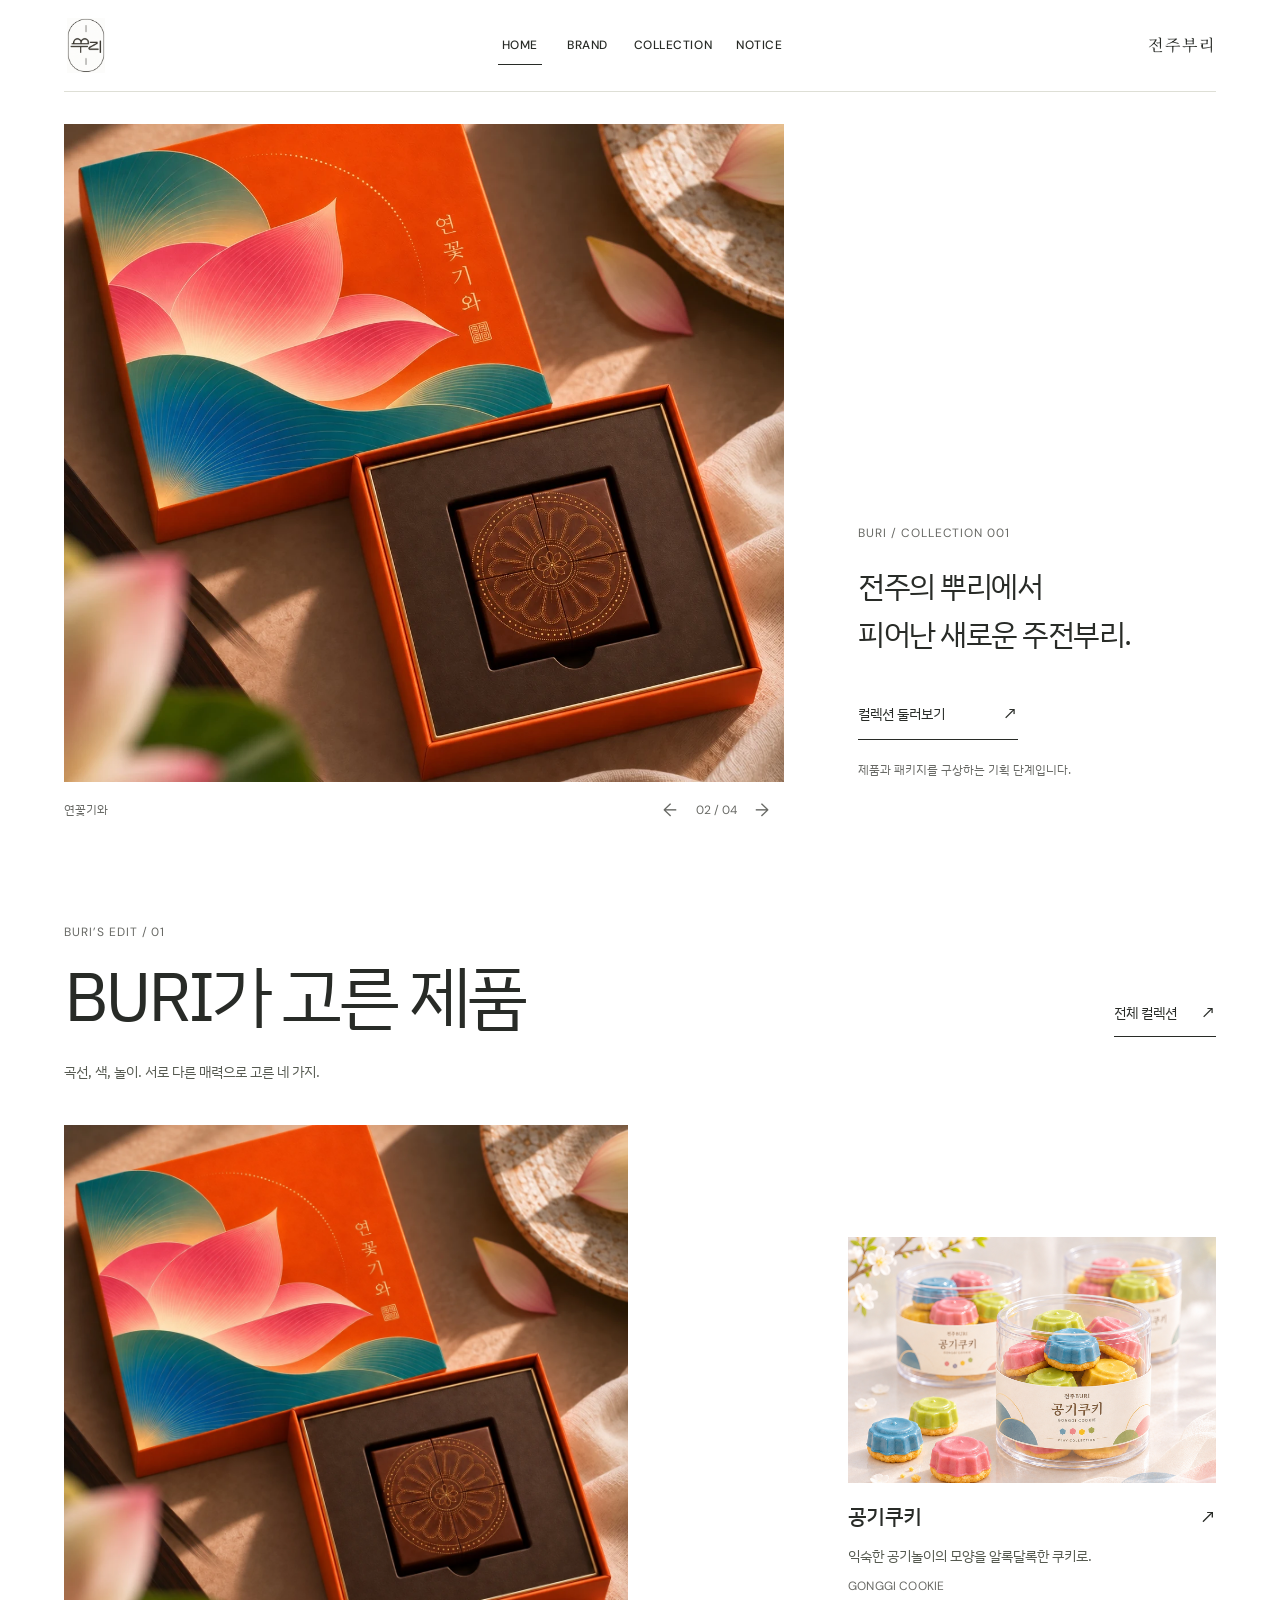
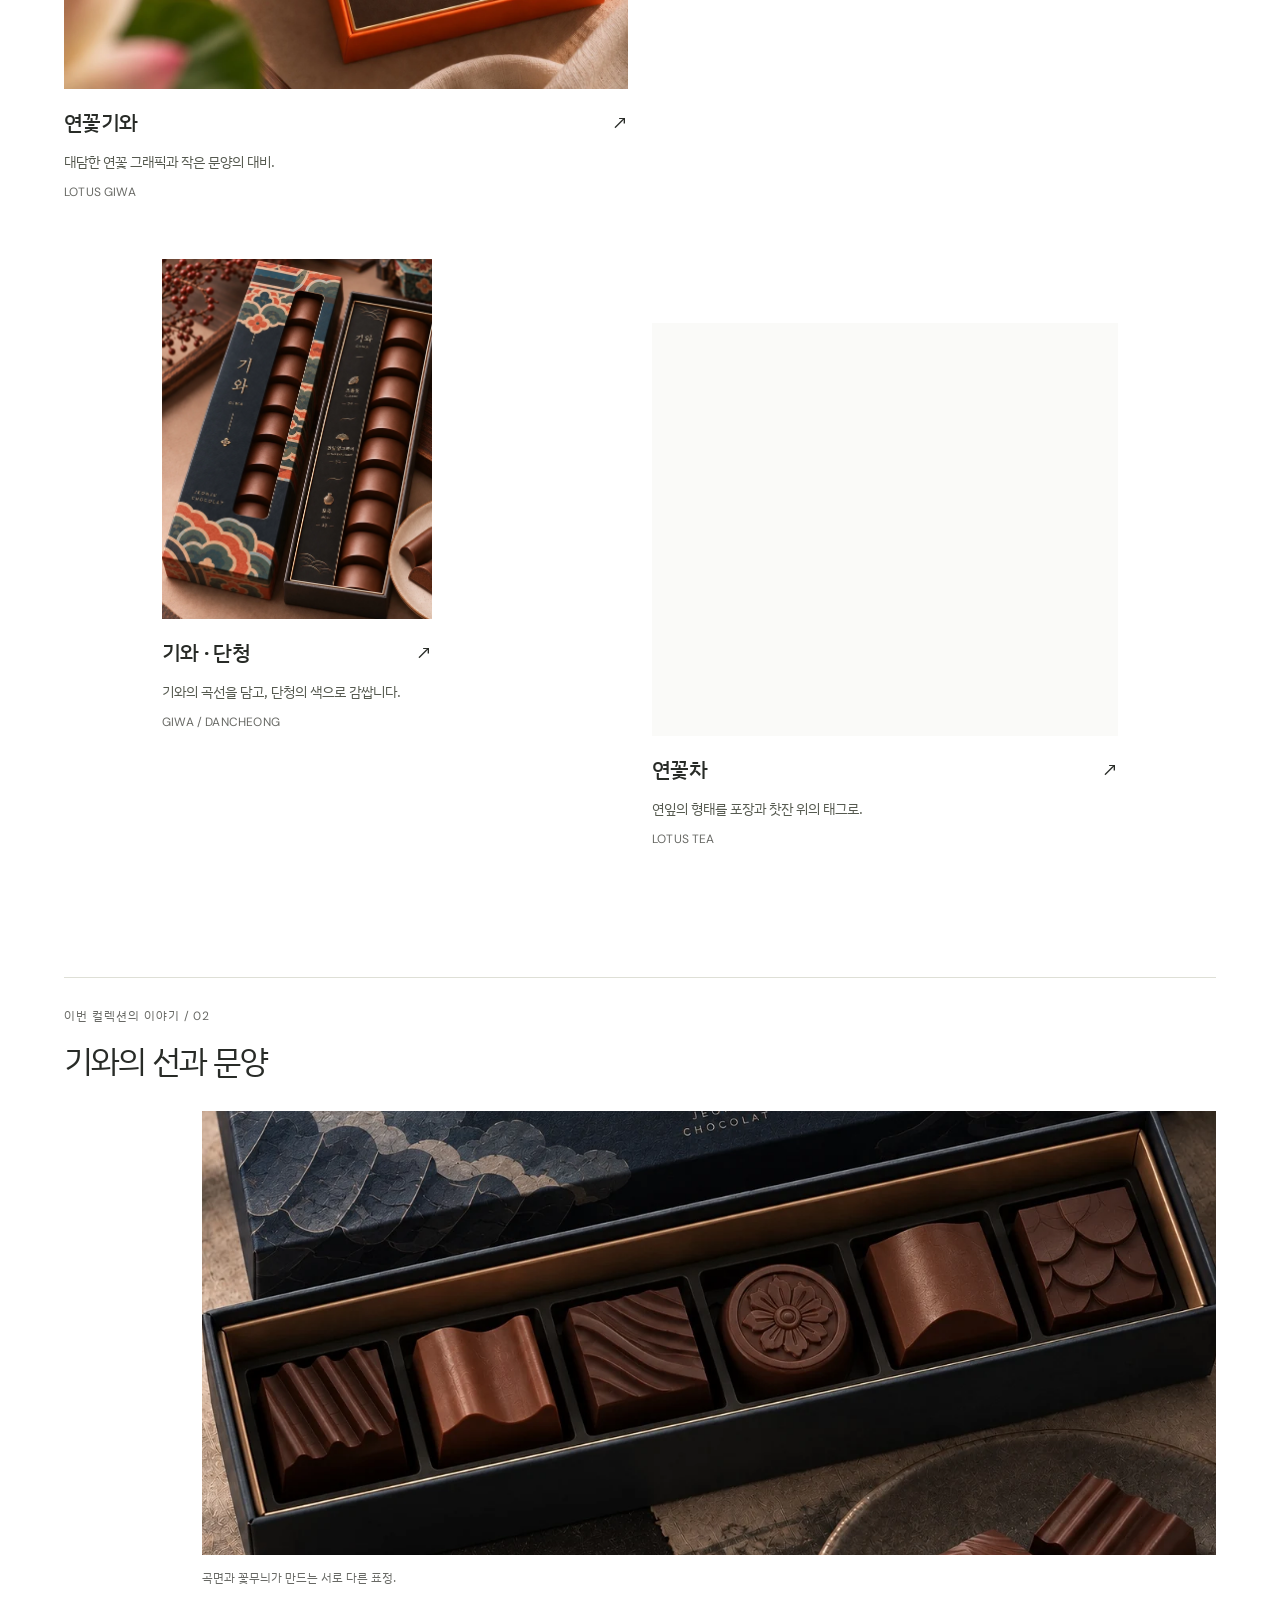
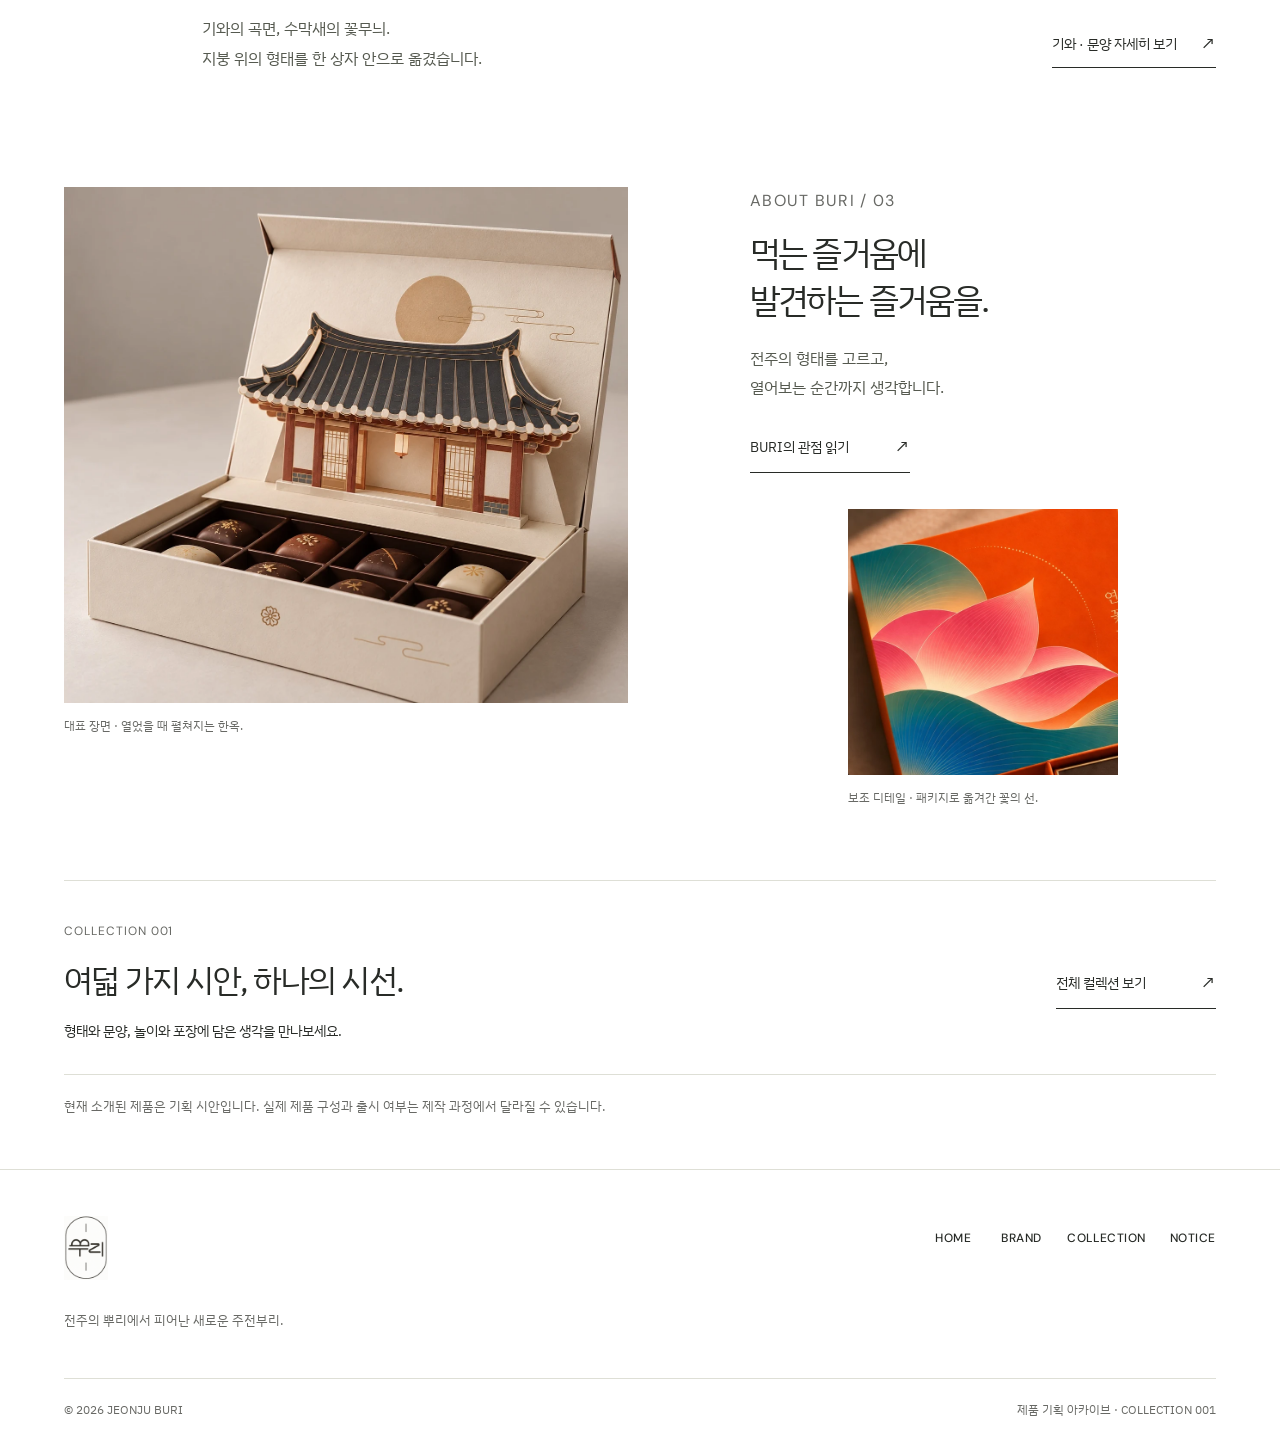
<file: index.html>
<!doctype html>
<html lang="ko">
<head>
 <base href="/">
 <meta charset="utf-8"><meta name="viewport" content="width=device-width, initial-scale=1">
 <meta name="theme-color" content="#faf9f6">
 <meta name="description" content="전주의 형태와 놀이를 수집하는 디저트 편집숍, 전주BURI. 제품과 패키지에 담은 일곱 가지 기획을 만나보세요.">
 <meta property="og:title" content="전주BURI — 전주의 뿌리에서 피어난 새로운 주전부리">
 <meta property="og:description" content="전통의 맛과 재료에 새로운 상상력을 더해, 전주의 매력을 특별한 한입으로 전합니다.">
 <meta property="og:type" content="website"><meta property="og:image" content="assets/giwa-collection.webp">
 <title>전주BURI — 전주의 뿌리에서 피어난 새로운 주전부리</title>
 <link href="https://fonts.googleapis.com/css2?family=Noto+Serif+KR:wght@400&display=swap&text=%EC%A0%84%EC%A3%BC%EB%B6%80%EB%A6%AC" rel="stylesheet">
 <link rel="preconnect" href="https://fonts.googleapis.com"><link rel="preconnect" href="https://fonts.gstatic.com" crossorigin>
 <link href="https://fonts.googleapis.com/css2?family=DM+Sans:wght@400;500;600&family=IBM+Plex+Sans+KR:wght@300;400;500;600&family=Instrument+Serif:ital@0;1&display=swap" rel="stylesheet">
 <link rel="stylesheet" href="styles.css"><link rel="stylesheet" href="editorial.css?v=20261102-wordmark"><script src="products.js?v=20261103-giwa-house" defer></script><script src="app.js?v=20261102-remove-moju" defer></script>
</head>
<body>
 <a class="skip-link" href="#main-content">본문으로 이동</a>
 <header class="site-header"><div class="header-inner wrap">
  <a class="brand-mark" href="#home" aria-label="전주BURI 홈으로 이동"><span class="logo-window"><img src="assets/buri-logo-original.png" alt="전주BURI 로고" width="1536" height="1024"></span></a>
  <nav class="primary-nav" aria-label="주 메뉴"><a href="#home" data-nav="home">HOME</a><a href="#brand" data-nav="brand">BRAND</a><a href="#shop" data-nav="shop">COLLECTION</a><a href="#notice" data-nav="notice">NOTICE</a></nav>
  <span class="header-wordmark">전주부리</span>
 </div></header>
 <main id="main-content" tabindex="-1">
 <section id="page-home" class="page" aria-labelledby="home-title">
  <div class="home-cover wrap">
   <figure class="cover-image moving-window" aria-label="BURI 대표 상품 쇼윈도" aria-roledescription="캐러셀">
    <a class="window-stage" href="#shop/product/giwa-collection" aria-label="기와 · 문양 상세 보기"><span class="window-slide"><span class="image-window" style="--ratio:1312/1199"><img src="assets/giwa-collection.webp" alt="기와의 곡면과 수막새의 꽃무늬를 담은 초콜릿과 짙은 색 상자" width="1312" height="1199" style="width:100%;left:0%;top:0%" fetchpriority="high" decoding="async"></span></span></a>
    <figcaption class="window-caption"><span id="windowName">기와 · 문양</span><span class="window-controls"><button type="button" id="windowPrevious" aria-label="이전 상품" hidden>←</button><span id="windowCount">01 / 04</span><button type="button" id="windowNext" aria-label="다음 상품" hidden>→</button></span></figcaption>
    <span id="windowStatus" class="visually-hidden" role="status" aria-live="polite"></span>
   </figure>
   <div class="cover-copy"><p class="eyebrow">BURI / COLLECTION 001</p><h1 id="home-title"><span class="title-line">전주의 뿌리에서 </span><span class="title-line">피어난 새로운 주전부리.</span></h1><a class="button" href="#shop">컬렉션 둘러보기<span aria-hidden="true">↗</span></a><p class="micro">제품과 패키지를 구상하는 기획 단계입니다.</p></div>
  </div>
  <section class="selected-section wrap section-space" aria-labelledby="selected-title">
   <div class="section-heading reveal-target"><div><p class="eyebrow">BURI’S EDIT / 01</p><h2 id="selected-title">BURI가 고른 제품</h2></div><a class="text-link" href="#shop">전체 컬렉션 <span aria-hidden="true">↗</span></a></div>
   <p class="section-intro reveal-target">곡선, 색, 놀이. 서로 다른 매력으로 고른 네 가지.</p>
   <div id="homeProductGrid" class="selected-grid"></div>
  </section>
  <section class="collection-story section-space" aria-labelledby="collection-story-title"><div class="wrap">
   <div class="section-heading reveal-target"><div><p class="eyebrow">이번 컬렉션의 이야기 / 02</p><h2 id="collection-story-title">기와의 선과 문양</h2></div><span class="micro">형태를 바라보는 BURI의 시선</span></div>
   <div class="feature-story"><figure class="reveal-target"><span class="image-window" style="--ratio:1280/560"><img src="assets/giwa-collection.webp" alt="기와 초콜릿의 곡면, 꽃무늬와 반복되는 선" width="1312" height="1199" style="width:102.49999999999999%;left:-2.34375%;top:-85.71428571428571%" loading="lazy" decoding="async"></span><figcaption>곡면과 꽃무늬가 만드는 서로 다른 표정.</figcaption></figure><div class="feature-copy reveal-target"><p>기와의 곡면, 수막새의 꽃무늬.<br>지붕 위의 형태를 한 상자 안으로 옮겼습니다.</p><a class="text-link" href="#shop/product/giwa-collection">기와 · 문양 자세히 보기<span aria-hidden="true">↗</span></a></div></div>
  </div></section>
  <section class="home-brand wrap section-space" aria-labelledby="home-brand-title">
   <div class="brand-copy reveal-target"><p class="eyebrow">ABOUT BURI / 03</p><h2 id="home-brand-title">먹는 즐거움에<br>발견하는 즐거움을.</h2><p>전주의 형태를 고르고,<br>열어보는 순간까지 생각합니다.</p><a class="button" href="#brand">BURI의 관점 읽기<span aria-hidden="true">↗</span></a></div>
   <figure class="brand-scene reveal-target"><span class="image-window" style="--ratio:1312/1199"><img src="assets/hanok-pop-up.webp" alt="뚜껑을 열면 한옥 모양 입체 팝업이 펼쳐지는 초콜릿 선물상자" width="1312" height="1199" style="width:100%;left:0%;top:0%" loading="lazy" decoding="async"></span><figcaption>대표 장면 · 열었을 때 펼쳐지는 한옥.</figcaption></figure>
   <figure class="brand-detail reveal-target"><span class="image-window" style="--ratio:660/650"><img src="assets/lotus-giwa.webp" alt="연꽃기와 패키지의 연꽃 그래픽 디테일" width="1254" height="1254" style="width:190%;left:-3.0303030303030303%;top:-2.307692307692308%" loading="lazy" decoding="async"></span><figcaption>보조 디테일 · 패키지로 옮겨간 꽃의 선.</figcaption></figure>
  </section>
  <section class="collection-invitation wrap reveal-target"><div><p class="eyebrow">COLLECTION 001</p><h2>여덟 가지 시안, <br>하나의 시선.</h2><p>형태와 문양, 놀이와 포장에 담은 생각을 만나보세요.</p></div><a class="button" href="#shop">전체 컬렉션 보기<span aria-hidden="true">↗</span></a><p class="concept-note">현재 소개된 제품은 기획 시안입니다. 실제 제품 구성과 출시 여부는 제작 과정에서 달라질 수 있습니다.</p></section>
 </section>
 <section id="page-brand" class="page" aria-labelledby="brand-title" hidden>
  <div class="page-intro brand-intro wrap"><div><p class="eyebrow">ABOUT BURI</p><h1 id="brand-title">전주의 뿌리에서<br>피어난 새로운 주전부리, 전주BURI</h1><p class="intro-deck">전통의 맛과 재료에 새로운 상상력을 더해,<br>전주의 매력을 특별한 한입으로 전합니다.</p></div>
   <div class="brand-signature"><svg class="brand-drawing" viewBox="544 166 448 656" role="img" aria-labelledby="brand-logo-title">
    <title id="brand-logo-title">전주BURI 로고</title>
    <defs><mask id="buri-draw-mask" maskUnits="userSpaceOnUse" x="544" y="166" width="448" height="656" style="mask-type:luminance">
     <g fill="none" stroke="white" stroke-linecap="round" stroke-linejoin="round">
      <path class="logo-trace logo-outline" pathLength="100" stroke-width="18" d="M768 182 C883 182 976 270 976 379 L976 602 C976 716 883 804 768 804 C653 804 560 716 560 602 L560 379 C560 270 653 182 768 182Z"/>
      <path class="logo-trace logo-tick" pathLength="100" stroke-width="14" d="M768 253 V333"/>
      <path class="logo-trace logo-letter-one" pathLength="100" stroke-width="28" d="M623 473 V460 C623 399 708 399 708 460 V473 M708 460 C708 399 795 399 795 460 V473 H603"/>
      <path class="logo-trace logo-letter-two" pathLength="100" stroke-width="26" d="M594 506 H785 M705 506 V576"/>
      <path class="logo-trace logo-letter-three" pathLength="100" stroke-width="28" d="M821 456 H892 Q908 458 894 469 L809 518 Q794 535 812 538 H909"/>
      <path class="logo-trace logo-letter-four" pathLength="100" stroke-width="26" d="M937 443 V576"/>
      <path class="logo-trace logo-last-tick" pathLength="100" stroke-width="14" d="M768 646 V724"/>
     </g>
    </mask></defs>
    <image href="assets/buri-logo-original.png" x="0" y="0" width="1536" height="1024" mask="url(#buri-draw-mask)"/>
   </svg></div>
  </div>
  <section class="brand-chapter wrap reveal-target"><div><p class="eyebrow">01 / 우리가 바라보는 것</p><h2>풍경의 일부를<br>하나의 형태로.</h2><p>지붕의 곡선과 수막새의 꽃무늬, 잎이 접히는 모양처럼 익숙한 풍경 속 작은 형태에 주목합니다. 기와 · 문양은 그 선과 장식을 초콜릿의 서로 다른 표정으로 옮긴 시안입니다.</p><a class="text-link" href="#shop/product/giwa-collection">기와 · 문양의 관점<span aria-hidden="true">↗</span></a></div><figure><span class="image-window" style="--ratio:230/230"><img src="assets/giwa-collection.webp" alt="기와 문양 초콜릿의 수막새 꽃무늬 디테일" width="1312" height="1199" style="width:570.4347826086956%;left:-282.60869565217394%;top:-271.7391304347826%" loading="lazy" decoding="async"></span><figcaption>꽃무늬 수막새를 닮은 초콜릿 표면.</figcaption></figure></section>
  <section class="brand-chapter reverse wrap reveal-target"><div><p class="eyebrow">02 / 우리가 해석하는 방식</p><h2>형태는 안으로,<br>이야기는 밖으로.</h2><p>연꽃차는 연잎밥의 포장 모습에서 출발합니다. 잎이 감싸는 형태는 패키지로, 잎의 결은 찻잔에 끼우는 태그로 이어집니다. 하나의 모티프를 담는 방식과 사용하는 장면에 나누어 적용합니다.</p><a class="text-link" href="#shop/product/lotus-tea">연꽃차의 패키지<span aria-hidden="true">↗</span></a></div><figure><span class="image-window" style="--ratio:320/575"><img src="assets/lotus-tea.webp" alt="연꽃차 잎 태그의 결, 홈과 찻잔에 끼운 모습" width="1536" height="1024" style="width:480%;left:-9.375%;top:-69.56521739130434%" loading="lazy" decoding="async"></span><figcaption>잎의 형태가 사용 장면으로 이어지는 태그.</figcaption></figure></section>
  <section class="brand-chapter wrap reveal-target"><div><p class="eyebrow">03 / 우리가 더하는 경험</p><h2>먹기 전의 시간도<br>기억에 남도록.</h2><p>공기쿠키는 놀이의 모양과 색을 떠올리게 합니다. 기와집쿠키는 한옥의 형태를 가까이 만나는 경험을, 한옥 초콜릿은 상자를 여는 순간의 발견을 제안합니다. 먹는 경험과 열어보는 경험을 함께 생각합니다.</p><div class="related-links"><a class="text-link" href="#shop/product/hanok-cookie">기와집쿠키의 형태<span aria-hidden="true">↗</span></a><a class="text-link" href="#shop/product/hanok-pop-up">한옥 초콜릿의 팝업<span aria-hidden="true">↗</span></a></div></div><figure><span class="image-window" style="--ratio:550/420"><img src="assets/gonggi-cookie.webp" alt="알록달록한 공기 모양 쿠키" width="1448" height="1086" style="width:263.27272727272725%;left:-7.2727272727272725%;top:-145.23809523809524%" loading="lazy" decoding="async"></span><figcaption>어린 날의 놀이를 닮은 공기쿠키.</figcaption></figure></section>
  <div class="brand-closing wrap"><p>전주의 뿌리에서 피어난 새로운 주전부리, 전주BURI</p><a class="button" href="#shop">컬렉션 둘러보기<span aria-hidden="true">↗</span></a><p class="concept-note">제품과 패키지는 기획 단계의 시안이며, 실제 출시 제품과 다를 수 있습니다.</p></div>
 </section>
 <section id="page-shop" class="page" aria-labelledby="shop-title" hidden>
  <div class="collection-header wrap"><h1 id="shop-title">COLLECTION 001 / 기획 아카이브</h1></div>
  <div class="shop-controls wrap" role="group" aria-label="상품 종류 필터"><button class="filter-btn" data-filter="all" aria-pressed="true">전체 <span>07</span></button><button class="filter-btn" data-filter="chocolate" aria-pressed="false">초콜릿 <span>04</span></button><button class="filter-btn" data-filter="cookie" aria-pressed="false">쿠키 <span>02</span></button><button class="filter-btn" data-filter="tea" aria-pressed="false">차 <span>01</span></button><span id="shopCount" role="status">전체 7개</span></div>
  <div id="productGrid" class="product-grid wrap"></div>
  <p class="collection-disclaimer concept-note wrap">현재 소개된 제품은 기획 시안입니다. 실제 제품 구성과 출시 여부는 확정되지 않았습니다.</p>
 </section>
 <section id="page-notice" class="page" aria-labelledby="notice-title" hidden><div class="page-intro wrap"><p class="eyebrow">NOTICE</p><h1 id="notice-title">BURI의 소식과 기록.</h1><p class="intro-deck">새로운 제품, 제작 과정, 작은 이야기를 이곳에 기록합니다.</p></div><div class="notice-empty wrap"><h2>아직 등록된 소식이 없습니다.</h2><p>첫 번째 이야기가 등록되면 이곳에서 만나볼 수 있습니다.</p><a class="button" href="#shop">컬렉션 둘러보기<span aria-hidden="true">↗</span></a></div></section>
 </main>
 <footer class="site-footer"><div class="footer-top wrap"><div><a href="#home" class="brand-mark" aria-label="전주BURI 홈으로 이동"><span class="logo-window"><img src="assets/buri-logo-original.png" alt="전주BURI 로고" width="1536" height="1024"></span></a><p>전주의 뿌리에서 피어난 새로운 주전부리.</p></div><nav class="footer-menu" aria-label="하단 메뉴"><a href="#home">HOME</a><a href="#brand">BRAND</a><a href="#shop">COLLECTION</a><a href="#notice">NOTICE</a></nav></div><div class="footer-bottom wrap"><span>© 2026 JEONJU BURI</span><span>제품 기획 아카이브 · COLLECTION 001</span></div></footer>
 <dialog id="productDialog" aria-labelledby="dialogTitle"><div class="dialog-toolbar"><span class="eyebrow">BURI / PRODUCT NOTES</span><button id="closeDialog" type="button" aria-label="상품 상세 닫기">닫기 <span aria-hidden="true">×</span></button></div><article id="dialogContent"></article><div class="dialog-footer"><button id="dialogBack" class="button" type="button">컬렉션으로 돌아가기 <span aria-hidden="true">↗</span></button></div></dialog>
</body></html>
</file>
<file: styles.css>
:root {
  --paper:#faf9f6; --white:#fff; --ink:#282b27; --muted:#65675f;
  --line:#dedfd6; --accent:#52604b;
  --body:'IBM Plex Sans KR','Apple SD Gothic Neo',sans-serif;
  --latin:'DM Sans',Arial,sans-serif; --serif:'Instrument Serif',Georgia,serif;
  --gutter:clamp(24px,5vw,80px); --content:1160px;
}
* { box-sizing:border-box; }
html { scroll-behavior:smooth; }
body { margin:0; background:var(--white); color:var(--ink); font:400 16px/1.85 var(--body); -webkit-font-smoothing:antialiased; }
body.dialog-open { overflow:hidden; }
button,a { -webkit-tap-highlight-color:transparent; }
a { color:inherit; text-decoration:none; }
button { font:inherit; color:inherit; cursor:pointer; }
img { display:block; max-width:100%; }
figure,p,h1,h2,h3 { margin:0; }
h1,h2,h3 { font-weight:400; word-break:keep-all; overflow-wrap:break-word; }
h1 { font-size:clamp(44px,4vw,58px); line-height:1.35; letter-spacing:-.065em; }
h2 { font-size:clamp(34px,3.3vw,46px); line-height:1.4; letter-spacing:-.055em; }
h3 { font-size:24px; line-height:1.5; letter-spacing:-.035em; }
p { word-break:keep-all; overflow-wrap:break-word; }
::selection { background:#e2e7d9; }
:focus-visible { outline:2px solid var(--accent); outline-offset:5px; }
.page[hidden] { display:none!important; }
.wrap { width:min(var(--content),calc(100% - var(--gutter)*2)); margin-inline:auto; }
.skip-link { position:absolute; left:20px; top:-100px; z-index:50; background:var(--ink); color:white; padding:12px 20px; }
.skip-link:focus { top:10px; }
.eyebrow,.micro,.product-english { font-size:12px; line-height:1.7; color:var(--muted); }
.eyebrow { font-family:var(--latin),var(--body); letter-spacing:.08em; }
.serif { font:italic 42px/1.15 var(--serif); }
.button,.text-link { display:inline-flex; align-items:center; justify-content:space-between; gap:24px; min-height:46px; font-size:14px; line-height:1.5; }
.button { padding:12px 22px; border:1px solid var(--accent); background:transparent; color:var(--ink); }
.button span,.text-link span { font-size:18px; }
.button:hover { background:var(--accent); color:white; }
.text-link { border-bottom:1px solid var(--ink); padding:10px 0; }
.text-link:hover { color:var(--accent); border-color:var(--accent); }
.concept-note { font-size:13px; color:var(--muted); line-height:1.8; }

/* Original artwork, framed without altering the supplied file. */
.logo-window { position:relative; display:block; width:44px; aspect-ratio:448/656; overflow:hidden; mix-blend-mode:multiply; }
.logo-window img { position:absolute; width:342.857143%; max-width:none; height:auto; left:-121.428571%; top:-25.304878%; }
.brand-mark { display:inline-flex; align-items:center; justify-content:center; min-width:44px; min-height:44px; }
.announcement { background:var(--paper); min-height:34px; padding:6px 20px; display:flex; justify-content:center; gap:24px; font-size:12px; line-height:1.8; }
.announcement span { color:var(--muted); }
.header-inner { display:grid; grid-template-columns:1fr auto 1fr; align-items:center; gap:20px; min-height:108px; border-bottom:1px solid var(--line); }
.brand-mark { justify-self:start; }
.primary-nav { display:flex; gap:30px; align-items:center; }
.primary-nav a,.footer-menu a { display:flex; align-items:center; justify-content:center; min-width:44px; min-height:46px; font:500 12px/1.4 var(--latin); letter-spacing:.045em; }
.primary-nav a { position:relative; }
.primary-nav a[aria-current]::after { content:''; position:absolute; bottom:4px; left:0; right:0; height:1px; background:var(--ink); }
.header-note { justify-self:end; color:var(--muted); font-size:12px; }

/* All photographic windows reference untouched source images. */
.image-window { position:relative; display:block; width:100%; aspect-ratio:var(--ratio); overflow:hidden; background:var(--paper); }
.image-window img { position:absolute; height:auto; max-width:none; }
figcaption { display:flex; justify-content:space-between; gap:15px; color:var(--muted); font-size:12px; line-height:1.7; margin-top:13px; }
.home-cover { display:grid; grid-template-columns:.9fr 1.1fr; gap:6%; align-items:center; padding-top:50px; }
.cover-copy { padding-block:18px; }
.cover-copy h1 { font-size:44px; margin:22px 0; }
.title-line { display:block; }
.cover-deck { color:#4f534a; }
.cover-copy .button { margin:30px 0 16px; background:var(--accent); color:white; }
.cover-copy .button:hover { background:#394334; }
.cover-image { min-width:0; }
.section-space { padding-block:104px; }
.section-heading { display:flex; align-items:end; justify-content:space-between; gap:24px; }
.section-heading h2 { margin-top:12px; }
.section-heading > .text-link { flex-shrink:0; }
.section-intro { margin:24px 0 36px; color:#565a51; }
.selected-grid { display:grid; grid-template-columns:repeat(4,minmax(0,1fr)); gap:24px; }
.product-card-button { display:block; width:100%; padding:0; background:none; border:0; text-align:left; }
.product-image { display:grid; place-items:center; position:relative; aspect-ratio:1; padding:12px; background:#f3f2ed; overflow:hidden; }
.image-arrow { position:absolute; bottom:12px; right:12px; width:36px; height:36px; display:grid; place-items:center; background:#fffffff0; color:var(--ink); font-size:20px; }
.product-meta { display:block; padding-top:18px; }
.product-heading { display:flex; justify-content:space-between; align-items:baseline; gap:10px; }
.product-heading h2,.product-heading h3 { font-size:20px; font-weight:500; line-height:1.5; letter-spacing:-.035em; }
.product-heading .micro { white-space:nowrap; }
.product-lead { display:block; margin-top:8px; font-size:15px; line-height:1.75; color:#55594f; word-break:keep-all; }
.product-english { display:block; margin-top:12px; font-family:var(--latin); letter-spacing:.015em; }
.selected-card .product-heading .micro { display:none; }
.selected-card .product-lead { min-height:3.5em; }
.product-card-button:hover .product-heading h2,.product-card-button:hover .product-heading h3 { text-decoration:underline; text-underline-offset:5px; }

.collection-story { background:var(--paper); }
.feature-story { display:grid; grid-template-columns:1.35fr 1fr; gap:7%; align-items:center; margin-top:45px; }
.feature-copy h3 { font-size:30px; margin:16px 0 20px; }
.feature-copy > p:not(.eyebrow) { color:#55594f; }
.feature-copy .text-link { margin-top:18px; }
.story-notes { display:grid; grid-template-columns:repeat(3,minmax(0,1fr)); gap:7%; border-top:1px solid var(--line); margin-top:50px; padding-top:30px; }
.story-notes h3 { font-size:20px; margin:10px 0; }
.story-notes p { color:#55594f; font-size:15px; }
.story-notes .text-link { margin-top:12px; }
.home-brand { display:grid; grid-template-columns:1.1fr 1fr .7fr; grid-template-rows:auto auto; gap:32px 5%; align-items:start; }
.brand-copy { grid-column:1; grid-row:1/3; align-self:center; }
.brand-copy h2 { margin:18px 0 25px; font-size:clamp(34px,3vw,44px); }
.brand-copy > p:not(.eyebrow) { color:#55594f; margin-top:14px; }
.brand-copy .button { margin-top:30px; }
.brand-scene { grid-column:2/4; grid-row:1; width:85%; justify-self:end; }
.brand-detail { grid-column:2; grid-row:2; width:75%; margin-top:-15px; }
.brand-sign { grid-column:3; grid-row:2; align-self:center; }
.brand-sign .serif { font-size:32px; color:var(--accent); }
.brand-sign .logo-window { width:52px; margin-top:28px; }
.collection-invitation { display:grid; grid-template-columns:1fr auto; align-items:center; gap:24px 50px; border-top:1px solid var(--line); padding:60px 0 80px; }
.collection-invitation h2 { margin:16px 0; }
.collection-invitation .concept-note { grid-column:1/-1; border-top:1px solid var(--line); padding-top:24px; margin-top:12px; }

/* Brand chapters: one concrete viewpoint and one piece of visual evidence. */
.page-intro { padding:66px 0 48px; }
.page-intro h1 { margin:20px 0 24px; }
.intro-deck { max-width:740px; color:#55594f; }
.page-intro .concept-note { margin-top:22px; }
.brand-chapter { display:grid; grid-template-columns:1.1fr .9fr; gap:12%; align-items:center; padding:64px 0; border-top:1px solid var(--line); }
.brand-chapter h2 { margin:18px 0 24px; }
.brand-chapter p:not(.eyebrow) { color:#55594f; }
.brand-chapter .text-link { margin-top:20px; }
.brand-chapter figure { width:100%; max-width:410px; justify-self:end; }
#page-brand .brand-chapter:nth-of-type(1) figure { max-width:230px; justify-self:center; }
.brand-chapter.reverse { grid-template-columns:.9fr 1.1fr; }
.brand-chapter.reverse > div { grid-column:2; grid-row:1; }
.brand-chapter.reverse figure { grid-column:1; grid-row:1; max-width:290px; justify-self:center; }
.related-links { display:flex; flex-wrap:wrap; gap:10px 26px; }
.brand-closing { border-top:1px solid var(--line); padding:50px 0 80px; }
.brand-closing .button { margin:24px 0; }

/* Collection: a steady grid and an explicit filter state. */
.shop-controls { display:flex; flex-wrap:wrap; align-items:center; gap:10px; padding:20px 0; border-top:1px solid var(--line); border-bottom:1px solid var(--line); margin-bottom:38px; }
.filter-btn { min-height:46px; min-width:64px; border:1px solid transparent; background:transparent; padding:10px 18px; font-size:15px; }
.filter-btn span { margin-left:8px; font:12px var(--latin); }
.filter-btn.is-active { background:var(--accent); color:#fff; border-color:var(--accent); }
.filter-btn:not(.is-active):hover { border-color:var(--line); }
#shopCount { margin-left:auto; font-size:13px; color:var(--muted); }
.product-grid { display:grid; grid-template-columns:repeat(3,minmax(0,1fr)); gap:52px 30px; padding-bottom:90px; }
.product-card { min-width:0; }
.product-card .product-lead { min-height:3.5em; }
.notice-empty { border-block:1px solid var(--line); padding:60px 0 90px; margin-bottom:90px; }
.notice-empty h2 { font-size:28px; }
.notice-empty p { margin:18px 0 24px; }

.site-footer { background:var(--paper); border-top:1px solid var(--line); }
.footer-top { display:flex; justify-content:space-between; gap:32px; padding:46px 0; }
.footer-top p { margin-top:18px; font-size:13px; color:var(--muted); }
.footer-menu { display:flex; align-items:start; gap:24px; }
.footer-bottom { display:flex; justify-content:space-between; gap:20px; border-top:1px solid var(--line); padding:20px 0 25px; font-size:12px; color:var(--muted); }

/* Native dialog: one scroll surface and a close control that stays in view. */
dialog { width:min(1040px,calc(100% - 64px)); max-width:none; max-height:calc(100dvh - 48px); padding:0; border:1px solid var(--line); background:#fff; color:var(--ink); overflow:auto; overscroll-behavior:contain; }
dialog::backdrop { background:#182018b3; }
.dialog-toolbar { display:flex; justify-content:space-between; align-items:center; gap:16px; position:sticky; top:0; z-index:3; padding:12px 30px; background:#fff; border-bottom:1px solid var(--line); }
#closeDialog { display:flex; align-items:center; gap:14px; min-height:44px; min-width:76px; padding:8px 12px; background:white; border:1px solid var(--line); font-size:14px; }
#closeDialog span { font-size:24px; line-height:1; }
#dialogContent { padding:36px 56px 0; }
.detail-heading h1 { font-size:46px; margin:12px 0; }
.detail-lead { font-size:20px; }
.detail-heading .micro { margin-top:10px; }
.detail-hero { max-width:680px; margin:32px auto; }
.detail-introduction { max-width:720px; margin:36px auto 48px; }
.detail-notes { display:grid; grid-template-columns:1fr 1fr; gap:44px; padding-block:35px; border-block:1px solid var(--line); }
.detail-notes h2 { font-size:24px; margin:12px 0 18px; }
.detail-notes p:not(.eyebrow) { color:#55594f; }
.detail-section { display:grid; grid-template-columns:1fr 1fr; gap:34px; align-items:start; padding-top:48px; }
.detail-section h2 { font-size:26px; margin:12px 0 20px; }
.detail-section p:not(.eyebrow) { color:#55594f; }
.detail-section figure { max-width:100%; }
.detail-gallery .image-window { max-width:var(--source-width,100%); }
.detail-disclaimer { margin-top:48px; padding:28px; background:var(--paper); }
.detail-disclaimer h2 { font-size:22px; margin-bottom:12px; }
.detail-disclaimer p { font-size:14px; color:var(--muted); }
.detail-related { margin-top:40px; }
.detail-related h2 { font-size:24px; margin-bottom:16px; }
.detail-related > div { display:grid; grid-template-columns:1fr 1fr; gap:20px; }
.related-product { display:flex; width:100%; justify-content:space-between; align-items:center; gap:15px; text-align:left; background:none; border:0; border-block:1px solid var(--line); padding:18px 0; font-size:17px; }
.related-product small { display:block; font-size:13px; color:var(--muted); line-height:1.8; margin-top:5px; }
.dialog-footer { padding:32px 56px 40px; }

@media(max-width:1050px) {
  .header-note { display:none; }
  .header-inner { grid-template-columns:1fr auto; }
  .home-cover { gap:5%; }
  .cover-copy h1 { font-size:38px; }
  .selected-grid { grid-template-columns:repeat(2,minmax(0,1fr)); gap:36px 28px; }
  .feature-story { grid-template-columns:1fr; gap:30px; }
  .feature-copy { max-width:650px; }
  .home-brand { grid-template-columns:1fr 1fr; gap:30px 6%; }
  .brand-copy { grid-column:1; grid-row:1; }
  .brand-scene { grid-column:2; grid-row:1; width:100%; align-self:center; }
  .brand-detail { grid-column:2; grid-row:2; width:60%; margin-top:0; }
  .brand-sign { grid-column:1; grid-row:2; }
  .brand-sign .logo-window { display:none; }
  .product-grid { gap:40px 22px; }
  .product-heading { flex-direction:column; gap:4px; }
}
@media(max-width:760px) {
  :root { --gutter:24px; }
  h1 { font-size:36px; line-height:1.45; }
  h2 { font-size:32px; }
  h3 { font-size:24px; }
  .header-inner { min-height:0; grid-template-columns:auto 1fr; gap:10px; padding-top:18px; }
  .logo-window { width:36px; }
  .header-note { display:block; grid-column:2; grid-row:1; }
  .primary-nav { grid-column:1/-1; display:grid; grid-template-columns:repeat(4,1fr); gap:8px; padding:4px 0 10px; }
  .primary-nav a { font-size:12px; }
  .home-cover { display:flex; flex-direction:column; gap:30px; padding-top:32px; }
  .cover-copy { width:100%; padding:0; }
  .cover-copy h1 { font-size:36px; margin:16px 0 20px; }
  .cover-copy .button { margin:22px 0 14px; }
  .cover-image { width:100%; }
  .section-space { padding-block:68px; }
  .section-heading { align-items:start; flex-wrap:wrap; gap:16px; }
  .section-heading .text-link { font-size:14px; }
  .section-intro { margin:20px 0 28px; }
  .selected-grid { gap:30px 16px; }
  .product-image { padding:8px; }
  .product-heading h2,.product-heading h3 { font-size:18px; }
  .product-lead { font-size:16px; }
  .product-english { font-size:12px; }
  .product-meta { padding-top:14px; }
  .image-arrow { bottom:8px; right:8px; width:28px; height:28px; font-size:16px; }
  .feature-story { margin-top:28px; }
  .feature-copy h3 { font-size:28px; }
  .story-notes { grid-template-columns:1fr; gap:24px; margin-top:32px; padding-top:28px; }
  .story-notes h3 { font-size:22px; }
  .story-notes p { font-size:16px; }
  .home-brand { grid-template-columns:1fr 1fr; }
  .brand-copy { grid-column:1/-1; grid-row:1; }
  .brand-copy h2 { font-size:32px; }
  .brand-scene { grid-column:1/-1; grid-row:2; width:100%; }
  .brand-detail { grid-column:1; grid-row:3; width:100%; }
  .brand-sign { grid-column:2; grid-row:3; }
  .brand-sign .serif { font-size:30px; }
  .collection-invitation { grid-template-columns:1fr; padding:40px 0 56px; gap:24px; }
  .collection-invitation .button { justify-self:start; }
  .collection-invitation .concept-note { margin-top:0; }
  .page-intro { padding:42px 0 36px; }
  .brand-chapter,.brand-chapter.reverse { grid-template-columns:1fr; gap:30px; padding-block:42px; }
  .brand-chapter.reverse > div,.brand-chapter.reverse figure { grid-column:auto; grid-row:auto; }
  .brand-chapter figure { justify-self:start; max-width:100%; }
  .brand-chapter.reverse figure { max-width:270px; justify-self:center; }
  .brand-chapter .text-link { margin-top:16px; }
  .brand-closing { padding:36px 0 56px; }
  .shop-controls { gap:6px; padding:14px 0; margin-bottom:28px; }
  .filter-btn { padding:10px 12px; font-size:14px; min-width:52px; }
  .filter-btn span { margin-left:5px; }
  #shopCount { width:100%; margin-left:0; margin-top:8px; }
  .product-grid { grid-template-columns:repeat(2,minmax(0,1fr)); gap:34px 16px; padding-bottom:60px; }
  .product-card .product-lead { min-height:0; }
  .footer-top { flex-direction:column; padding:34px 0; gap:24px; }
  .footer-menu { display:grid; grid-template-columns:repeat(4,1fr); gap:8px; width:100%; }
  .footer-menu a { font-size:12px; }
  .footer-bottom { flex-direction:column; gap:6px; }
  dialog { width:calc(100% - 20px); max-height:calc(100dvh - 20px); }
  .dialog-toolbar { padding:8px 16px; }
  #dialogContent { padding:26px 20px 0; }
  .detail-heading h1 { font-size:34px; }
  .detail-lead { font-size:18px; }
  .detail-hero { margin:26px auto; }
  .detail-notes { grid-template-columns:1fr; gap:30px; padding-block:28px; }
  .detail-section { grid-template-columns:1fr; gap:24px; padding-top:36px; }
  .detail-section h2 { font-size:26px; }
  .detail-disclaimer { padding:22px; margin-top:32px; }
  .detail-related > div { grid-template-columns:1fr; gap:0; }
  .dialog-footer { padding:26px 20px 30px; }
  .dialog-footer .button { width:100%; }
}
@media(max-width:390px) {
  :root { --gutter:20px; }
  .announcement { gap:10px; font-size:12px; }
  .announcement span { display:none; }
  .primary-nav,.footer-menu { gap:3px; }
  .primary-nav a,.footer-menu a { letter-spacing:0; font-size:12px; }
  .cover-copy h1 { font-size:32px; }
  .page-intro h1 { font-size:32px; }
  .selected-grid,.product-grid { gap:28px 14px; }
  .product-heading h2,.product-heading h3 { font-size:17px; }
  .product-lead { font-size:16px; line-height:1.75; }
  .header-note { font-size:12px; }
  .brand-sign .serif { font-size:26px; }
}
@media(prefers-reduced-motion:no-preference) {
  .button { transition:background .2s,color .2s; }
  .reveal { opacity:0; transform:translateY(12px); transition:opacity .45s ease,transform .5s ease; }
  .reveal.is-visible,.reveal:focus-within { opacity:1; transform:none; }
}
@media(max-width:375px) {
  .cover-copy h1 { font-size:30px; }
}
@media(prefers-reduced-motion:reduce) {
  html { scroll-behavior:auto; }
  *,*::before,*::after { transition:none!important; animation:none!important; }
  .reveal { opacity:1; transform:none; }
}
</file>
<file: editorial.css>
/* Art direction: photo-led cover, unequal editorial spreads, neutral frame. */
:root { --accent:#282b27; --paper:#fafaf8; --muted:#686965; }
.header-inner { min-height:92px; }
.button { background:transparent; border:0; border-bottom:1px solid var(--ink); padding:12px 0; min-width:160px; }
.button:hover { background:transparent; color:#686965; }
.home-cover { display:grid; grid-template-columns:repeat(12,minmax(0,1fr)); gap:24px; align-items:end; padding-top:32px; }
.cover-image { grid-column:1/9; grid-row:1; width:100%; max-width:720px; }
.window-stage { display:block; position:relative; aspect-ratio:1312/1199; overflow:hidden; touch-action:pan-y pinch-zoom; }
.window-slide { position:absolute; inset:0; display:block; }
.window-incoming { z-index:1; }
.window-slide .image-window { width:100%; height:100%; aspect-ratio:auto; background:transparent; }
.window-caption { align-items:center; min-height:44px; gap:8px; margin-top:6px; }
.window-controls { display:flex; align-items:center; flex-shrink:0; }
.window-controls button { border:0; background:none; padding:0; min-width:44px; min-height:44px; font:400 18px/1 var(--latin),var(--body); }
.window-controls button[hidden] { display:none; }
.window-controls button[aria-disabled="true"] { cursor:default; }
.window-controls button:hover { color:var(--ink); }
#windowCount { min-width:48px; text-align:center; font:12px/1.5 var(--latin); font-variant-numeric:tabular-nums; }
.visually-hidden { position:absolute; width:1px; height:1px; padding:0; margin:-1px; overflow:hidden; clip-path:inset(50%); white-space:nowrap; }
.cover-copy { grid-column:9/-1; grid-row:1; padding:0 0 52px 10px; }
.cover-copy h1 { font-size:30px; line-height:1.6; letter-spacing:-.05em; margin:18px 0 30px; }
.cover-copy .eyebrow { font-size:12px; }
.cover-copy .button { background:transparent; color:var(--ink); margin:0 0 20px; }
.cover-copy .button:hover { background:transparent; color:#686965; }
.cover-copy .micro { max-width:240px; }
.selected-section { padding-top:90px; padding-bottom:80px; }
.selected-section .section-heading h2 { font-size:clamp(42px,5.4vw,72px); line-height:1.2; letter-spacing:-.06em; }
.selected-section .section-intro { font-size:14px; margin:22px 0 40px; }
.selected-grid { display:grid; grid-template-columns:repeat(12,minmax(0,1fr)); column-gap:24px; row-gap:56px; align-items:start; }
.selected-card:nth-child(1) { grid-column:1/7; grid-row:1; }
.selected-card:nth-child(2) { grid-column:9/13; grid-row:1; margin-top:112px; }
.selected-card:nth-child(3) { grid-column:2/5; grid-row:2; margin-top:0; }
.selected-card:nth-child(4) { grid-column:7/12; grid-row:2; margin-top:64px; }
.selected-card .product-image { display:block; padding:0; aspect-ratio:auto; background:none; }
.selected-card .image-window { width:100%!important; }
.selected-card .image-arrow { display:none; }
.selected-card .product-meta { padding-top:15px; }
.selected-card .product-heading { display:flex; flex-direction:row; }
.selected-card .product-heading::after { content:'↗'; font-size:20px; }
.selected-card .product-heading h3 { font-size:21px; }
.selected-card .product-lead { min-height:0; font-size:14px; line-height:1.8; }
.selected-card .product-english { font-size:12px; margin-top:8px; }
.collection-story { background:white; padding:48px 0 72px; }
.collection-story .wrap { border-top:1px solid var(--line); padding-top:28px; }
.collection-story h2 { font-size:32px; }
.collection-story .section-heading > .micro { display:none; }
.feature-story { display:block; margin-top:28px; }
.feature-story > figure { width:88%; margin-left:12%; }
.feature-copy { max-width:none; display:flex; align-items:center; justify-content:space-between; gap:40px; padding-top:26px; width:88%; margin-left:12%; }
.feature-copy > p { font-size:16px; }
.feature-copy .text-link { flex-shrink:0; margin:0; }
.home-brand { padding-block:42px 72px; grid-template-columns:repeat(12,minmax(0,1fr)); grid-template-rows:auto auto; gap:24px; }
.brand-scene { grid-column:1/7; grid-row:1/3; width:100%; justify-self:start; align-self:start; }
.brand-copy { grid-column:8/13; grid-row:1; align-self:center; }
.brand-copy h2 { font-size:34px; margin:14px 0 20px; }
.brand-copy > p { font-size:16px; }
.brand-copy .button { margin-top:18px; }
.brand-detail { grid-column:9/12; grid-row:2; width:100%; margin-top:12px; }
.collection-invitation { padding:40px 0 50px; gap:18px; }
.collection-invitation h2 { font-size:32px; }
.collection-invitation h2 br { display:none; }
.collection-invitation > div > p:not(.eyebrow) { font-size:14px; }
.collection-invitation .concept-note { padding-top:20px; }
.site-footer { background:white; }
/* Equal collection frames preserve the whole source crop without stretching. */
.collection-header { padding:30px 0 20px; }
.collection-header h1 { font:400 12px/1.7 var(--latin),var(--body); letter-spacing:.08em; color:var(--muted); }
.collection-disclaimer { padding:0 0 35px; margin-top:-35px; }
.product-grid { align-items:start; gap:40px 32px; }
.product-card .product-image { padding:0; background:#f5f4f1; display:grid; place-items:center; aspect-ratio:1; width:100%; }
.product-card .image-window { max-width:100%; }
.product-card .image-arrow { display:none; }
.product-card .product-heading::after { content:'↗'; margin-left:auto; font-size:18px; }
.product-card .product-meta { padding-top:12px; }
.product-card .product-heading { flex-direction:row; }
.product-card .product-heading h2 { font-size:18px; }
.product-card .product-heading .micro { display:none; }
.product-card .product-lead { min-height:3.2em; font-size:14px; line-height:1.6; margin-top:5px; }
.product-card .product-english { margin-top:7px; }
.filter-btn.is-active { background:var(--ink); border-color:var(--ink); }
.brand-chapter { padding-block:48px; }
.brand-chapter h2 { font-size:38px; }
.brand-intro { display:grid; grid-template-columns:1.45fr .55fr; gap:60px; align-items:center; }
.brand-signature { justify-self:center; display:grid; justify-items:center; gap:12px; }
.brand-drawing { display:block; width:148px; max-width:100%; height:auto; }
.logo-trace { stroke-dasharray:100; stroke-dashoffset:0; }
.detail-heading { display:grid; grid-template-columns:1fr auto; gap:0 24px; align-items:baseline; }
.detail-heading .eyebrow,.detail-heading h1 { grid-column:1; }
.detail-heading .detail-lead { grid-column:1; font-size:17px; }
.detail-heading .micro { grid-column:2; grid-row:2; }
.detail-hero { max-width:760px; }
.detail-introduction { font-size:15px; margin:28px 0 34px; max-width:700px; }
.detail-notes { gap:32px; padding-block:26px; }
.detail-notes h2 { font-size:20px; }
.detail-notes p:not(.eyebrow) { font-size:15px; }
.detail-section { grid-template-columns:.8fr 1.2fr; gap:30px; }
.detail-section h2 { font-size:23px; }
.detail-section p:not(.eyebrow) { font-size:15px; }
@media(min-width:761px) and (max-width:1050px) {
  .home-cover { grid-template-columns:repeat(12,minmax(0,1fr)); gap:20px; }
  .cover-copy { padding:0 0 25px; }
  .cover-copy h1 { font-size:25px; }
  .selected-grid { gap:40px 20px; }
  .selected-card:nth-child(2) { margin-top:80px; }
  .home-brand { grid-template-columns:repeat(12,minmax(0,1fr)); }
  .brand-copy h2 { font-size:29px; }
  .feature-copy { align-items:start; }
}
@media(max-width:760px) {
  .header-inner { min-height:0; }
  .home-cover { display:flex; flex-direction:column; align-items:stretch; gap:24px; padding-top:24px; }
  .cover-copy { padding:0; }
  .cover-copy h1 { font-size:30px; margin:12px 0 20px; line-height:1.5; }
  .cover-copy .micro { max-width:none; }
  .cover-image { max-width:none; }
  .selected-section { padding-top:60px; padding-bottom:42px; }
  .selected-section .section-heading h2 { font-size:38px; }
  .selected-section .section-intro { font-size:16px; margin:16px 0 28px; }
  .selected-grid { grid-template-columns:repeat(10,minmax(0,1fr)); gap:38px 0; }
  .selected-card:nth-child(1) { grid-column:1/-1; grid-row:1; }
  .selected-card:nth-child(2) { grid-column:3/-1; grid-row:2; margin:0; }
  .selected-card:nth-child(3) { grid-column:1/8; grid-row:3; margin:0; }
  .selected-card:nth-child(4) { grid-column:1/-1; grid-row:4; margin:0; }
  .selected-card .product-lead { font-size:16px; }
  .selected-card .product-heading h3 { font-size:20px; }
  .collection-story { padding:22px 0 45px; }
  .collection-story h2 { font-size:30px; }
  .feature-story > figure,.feature-copy { width:100%; margin-left:0; }
  .feature-copy { display:block; padding-top:20px; }
  .feature-copy .text-link { margin-top:12px; }
  .home-brand { grid-template-columns:repeat(10,minmax(0,1fr)); gap:25px 0; padding:24px 0 50px; }
  .brand-scene { grid-column:1/-1; grid-row:1; }
  .brand-copy { grid-column:1/-1; grid-row:2; }
  .brand-copy h2 { font-size:30px; }
  .brand-detail { grid-column:5/-1; grid-row:3; margin:0; }
  .collection-invitation h2 { font-size:30px; }
  .collection-invitation h2 br { display:block; }
  .collection-header { padding:23px 0 14px; }
  .shop-controls { flex-wrap:nowrap; gap:2px; padding:10px 0; margin-bottom:22px; }
  .filter-btn { font-size:13px; padding:10px; min-width:44px; }
  .filter-btn span { margin-left:3px; font-size:12px; }
  #shopCount { position:absolute; width:1px; height:1px; margin:-1px; padding:0; overflow:hidden; clip-path:inset(50%); }
  .product-grid { gap:26px 14px; align-items:start; }
  .product-card .product-meta { padding-top:9px; }
  .product-card .product-heading { flex-direction:row; flex-wrap:nowrap; gap:4px; }
  .product-card .product-heading h2 { font-size:14px; font-weight:500; line-height:1.5; }
  .product-card .product-lead { font-size:12px; min-height:3.2em; line-height:1.6; margin-top:4px; }
  .product-card .product-english { display:none; }
  .product-card .product-heading::after { font-size:14px; }
  .brand-chapter h2 { font-size:30px; }
  .brand-intro { grid-template-columns:1fr; gap:28px; }
  .brand-signature { justify-self:end; margin-right:16px; }
  .brand-drawing { width:82px; }
  .detail-heading { display:block; }
  .detail-heading h1 { font-size:32px; }
  .detail-heading .detail-lead,.detail-introduction,.detail-notes p:not(.eyebrow),.detail-section p:not(.eyebrow) { font-size:16px; }
  .detail-section { grid-template-columns:1fr; gap:24px; }
}
@media(hover:hover) and (prefers-reduced-motion:no-preference) {
  .product-card-button .image-window { transition:opacity .2s ease; }
  .product-card-button:hover .image-window { opacity:.93; }
}
@media(prefers-reduced-motion:no-preference) {
  .reveal { transform:translateY(6px); transition:opacity .3s ease,transform .35s ease; }
  .reveal.is-visible,.reveal:focus-within { transform:none; }
}

/* Header: one balanced row, with a desktop wordmark. */
.header-inner { grid-template-columns:1fr auto 1fr; gap:24px; }
.site-header .logo-window { width:38px; }
.primary-nav { gap:24px; }
.header-wordmark { justify-self:end; font:400 16px/1.4 'Noto Serif KR','Batang',serif; letter-spacing:.12em; white-space:nowrap; }
@media(max-width:760px) {
  .header-inner { grid-template-columns:44px minmax(0,1fr); gap:16px; min-height:74px; padding-block:10px; }
  .site-header .brand-mark { min-width:44px; min-height:48px; }
  .site-header .logo-window { width:32px; }
  .header-wordmark { display:none; }
  .primary-nav { grid-column:auto; display:flex; align-items:center; justify-content:space-between; gap:6px; padding:0; min-width:0; }
  .primary-nav a { min-width:44px; min-height:44px; padding:0; font-size:11px; letter-spacing:0; white-space:nowrap; }
  .primary-nav a[aria-current]::after { bottom:3px; }
  .home-cover { padding-top:18px; }
}
@media(max-width:359px) {
  .header-inner { gap:8px; }
  .primary-nav { gap:2px; }
  .primary-nav a { font-size:10px; }
}

/* The fifth collection filter remains accessible on narrow screens. */
@media(max-width:760px){
  .shop-controls{overflow-x:auto;overscroll-behavior-x:contain;scrollbar-width:none;-webkit-overflow-scrolling:touch;}
  .shop-controls::-webkit-scrollbar{display:none;}
  .shop-controls .filter-btn{flex:0 0 auto;min-width:0;padding-inline:9px;}
}

#shop-title a { margin-left: 14px; color: inherit; text-decoration: none; }
#shop-title a:hover { text-decoration: underline; }
</file>
